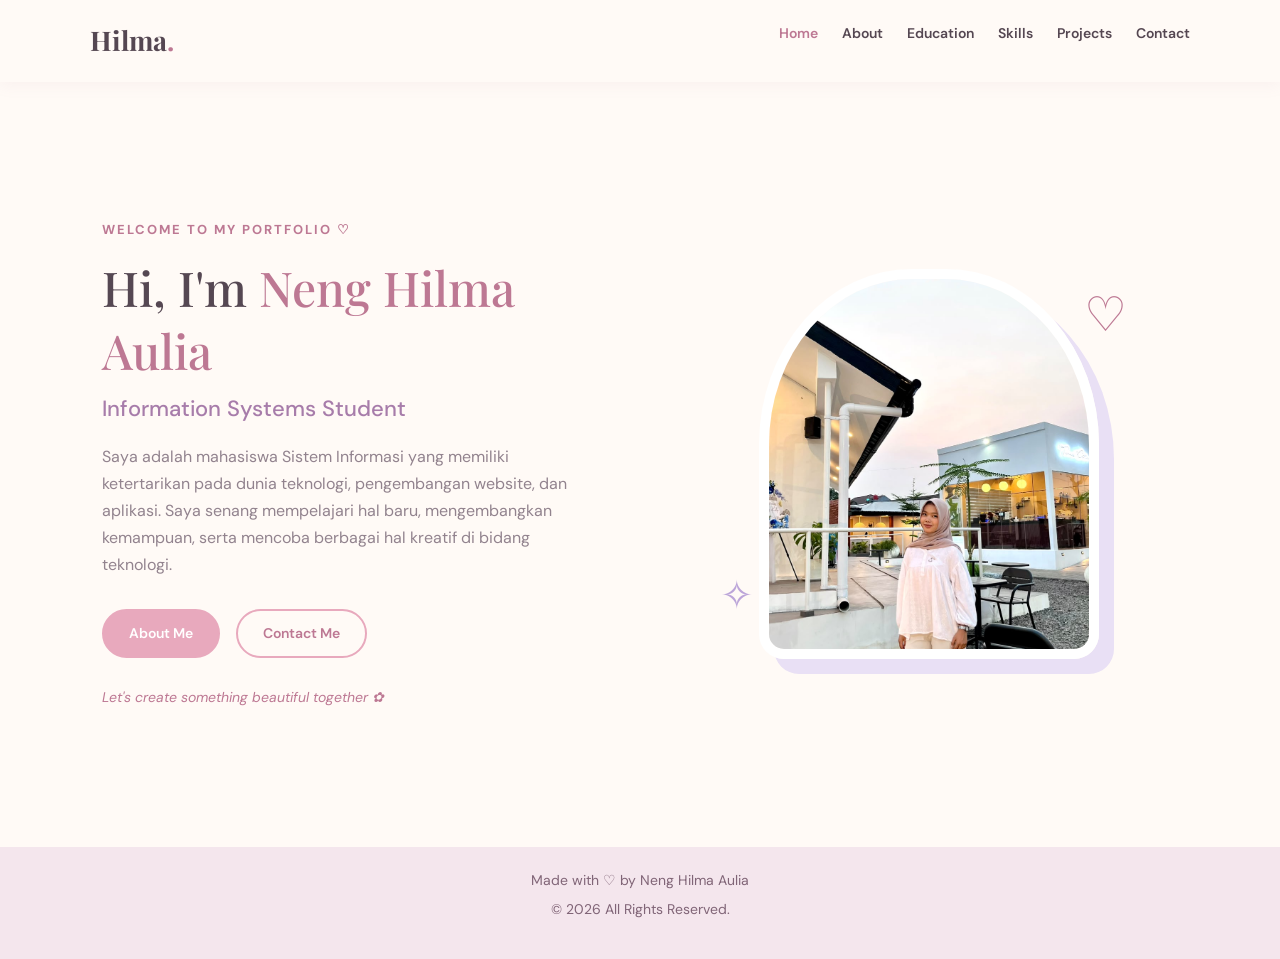
<file: index.html>
<!DOCTYPE html>
<html lang="id">
<head>
    <meta charset="UTF-8">
    <meta name="viewport" content="width=device-width, initial-scale=1.0">

    <title>Home | Neng Hilma Aulia</title>

    <!-- Bootstrap 5.3.3 CSS (Versi Stabil) -->
    <link href="https://cdn.jsdelivr.net/npm/bootstrap@5.3.3/dist/css/bootstrap.min.css" rel="stylesheet">

    <!-- Google Fonts -->
    <link href="https://fonts.googleapis.com/css2?family=DM+Sans:wght@400;500;600;700&family=Playfair+Display:wght@600;700&display=swap" rel="stylesheet">

    <!-- Custom CSS -->
    <link rel="stylesheet" href="css/style.css">

    <!-- JavaScript -->
    <script src="js/script.js" defer></script>
</head>
<body>

    <!-- Navbar -->
    <header>
        <nav class="navbar">
            <a href="index.html" class="logo">Hilma<span>.</span></a>

            <button class="menu-toggle"
                    aria-label="Buka menu"
                    aria-expanded="false">
                ☰
            </button>

            <ul class="nav-links">
                <li><a href="index.html" class="active">Home</a></li>
                <li><a href="about.html">About</a></li>
                <li><a href="education.html">Education</a></li>
                <li><a href="skills.html">Skills</a></li>
                <li><a href="projects.html">Projects</a></li>
                <li><a href="contact.html">Contact</a></li>
            </ul>
        </nav>
    </header>

    <!-- Main Content -->
    <main class="container-fluid">
        <section class="hero row align-items-center">

            <!-- Hero Content -->
            <div class="hero-content col-lg-7 col-md-6">

                <p class="subtitle">WELCOME TO MY PORTFOLIO ♡</p>

                <h1>Hi, I'm <span>Neng Hilma Aulia</span></h1>

                <h2>Information Systems Student</h2>

                <p>
                    Saya adalah mahasiswa Sistem Informasi yang memiliki
                    ketertarikan pada dunia teknologi, pengembangan website,
                    dan aplikasi. Saya senang mempelajari hal baru,
                    mengembangkan kemampuan, serta mencoba berbagai
                    hal kreatif di bidang teknologi.
                </p>

                <div class="hero-buttons d-flex flex-wrap gap-3">
                    <a href="about.html" class="btn">About Me</a>

                    <a href="contact.html" class="btn btn-outline">
                        Contact Me
                    </a>
                </div>

                <div class="social-text">
                    Let's create something beautiful together ✿
                </div>

            </div>

            <!-- Hero Image -->
            <div class="hero-image col-lg-5 col-md-6 text-center">

                <img src="image/profil.jpeg"
                     alt="Foto Neng Hilma Aulia"
                     class="img-fluid">

                <span class="floating-heart">♡</span>
                <span class="floating-star">✧</span>

            </div>

        </section>
    </main>

    <!-- Footer -->
    <footer class="text-center">
        <p>Made with ♡ by Neng Hilma Aulia</p>
        <p>&copy; <span class="year">2026</span> All Rights Reserved.</p>
    </footer>

    <!-- Bootstrap 5.3.3 JavaScript Bundle -->
    <script src="https://cdn.jsdelivr.net/npm/bootstrap@5.3.3/dist/js/bootstrap.bundle.min.js"></script>

</body>
</html>
</file>
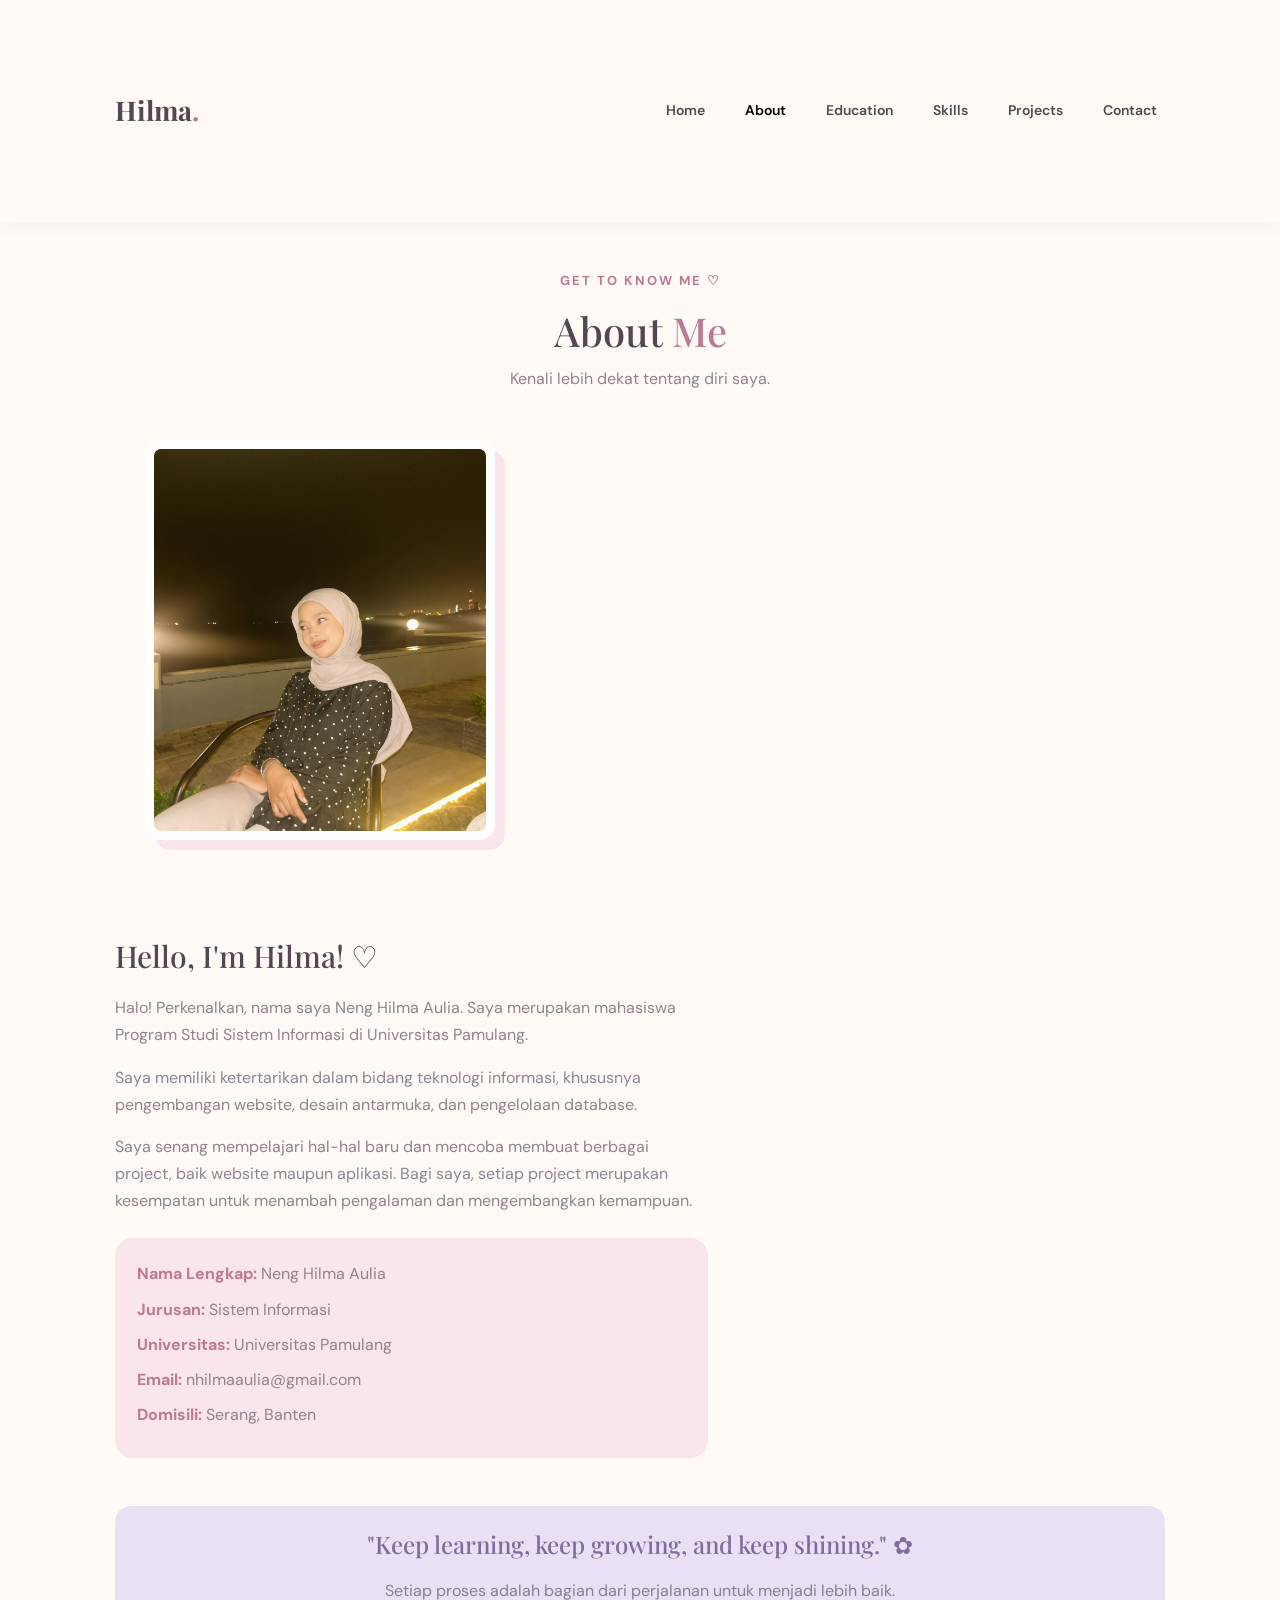
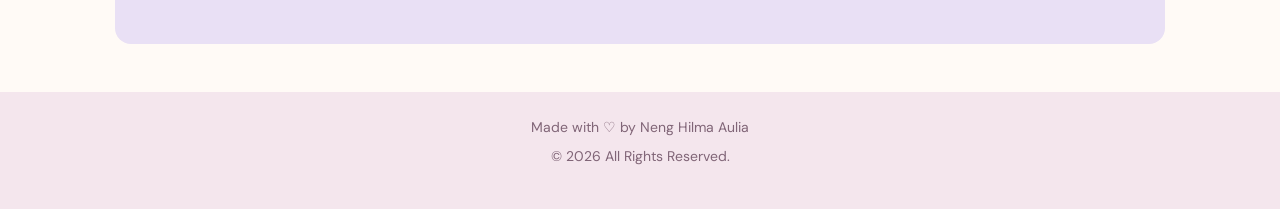
<file: about.html>
<!DOCTYPE html>
<html lang="id">
<head>
    <meta charset="UTF-8">
    <meta name="viewport" content="width=device-width, initial-scale=1.0">

    <title>About Me | Neng Hilma Aulia</title>

    <!-- Bootstrap 5 CSS -->
    <link href="https://cdn.jsdelivr.net/npm/bootstrap@5.3.8/dist/css/bootstrap.min.css"
          rel="stylesheet">

    <!-- Google Fonts -->
    <link href="https://fonts.googleapis.com/css2?family=DM+Sans:wght@400;500;600;700&family=Playfair+Display:wght@500;600;700&display=swap"
          rel="stylesheet">

    <!-- Custom CSS -->
    <link rel="stylesheet" href="css/style.css">

    <!-- Custom JavaScript -->
    <script src="js/script.js" defer></script>
</head>

<body>

<!-- Navbar -->
<header>
    <nav class="navbar navbar-expand-lg">
        <div class="container">

            <a href="index.html" class="logo navbar-brand">
                Hilma<span>.</span>
            </a>

            <button class="navbar-toggler menu-toggle" type="button"
                    data-bs-toggle="collapse"
                    data-bs-target="#navbarMenu"
                    aria-controls="navbarMenu"
                    aria-expanded="false"
                    aria-label="Buka menu">
                <span class="navbar-toggler-icon"></span>
            </button>

            <div class="collapse navbar-collapse" id="navbarMenu">
                <ul class="navbar-nav ms-auto nav-links">
                    <li class="nav-item">
                        <a href="index.html" class="nav-link">Home</a>
                    </li>

                    <li class="nav-item">
                        <a href="about.html" class="nav-link active">About</a>
                    </li>

                    <li class="nav-item">
                        <a href="education.html" class="nav-link">Education</a>
                    </li>

                    <li class="nav-item">
                        <a href="skills.html" class="nav-link">Skills</a>
                    </li>

                    <li class="nav-item">
                        <a href="projects.html" class="nav-link">Projects</a>
                    </li>

                    <li class="nav-item">
                        <a href="contact.html" class="nav-link">Contact</a>
                    </li>
                </ul>
            </div>

        </div>
    </nav>
</header>


<!-- Main Content -->
<main class="container py-5">

    <!-- Page Heading -->
    <section class="page-heading text-center mb-5">

        <p class="subtitle">GET TO KNOW ME ♡</p>

        <h1>About <span>Me</span></h1>

        <p>Kenali lebih dekat tentang diri saya.</p>

    </section>


    <!-- About Section -->
    <section class="row align-items-center g-4 g-lg-5 about-section">

        <!-- About Image -->
        <div class="col-lg-5 col-md-5">

            <div class="about-image text-center">
                <img src="image/about.jpeg"
                     alt="Neng Hilma Aulia"
                     class="img-fluid rounded-4">
            </div>

        </div>


        <!-- About Content -->
        <div class="col-lg-7 col-md-7">

            <div class="about-content">

                <h2>Hello, I'm Hilma! ♡</h2>

                <p>
                    Halo! Perkenalkan, nama saya Neng Hilma Aulia.
                    Saya merupakan mahasiswa Program Studi Sistem
                    Informasi di Universitas Pamulang.
                </p>

                <p>
                    Saya memiliki ketertarikan dalam bidang teknologi
                    informasi, khususnya pengembangan website,
                    desain antarmuka, dan pengelolaan database.
                </p>

                <p>
                    Saya senang mempelajari hal-hal baru dan mencoba
                    membuat berbagai project, baik website maupun
                    aplikasi. Bagi saya, setiap project merupakan
                    kesempatan untuk menambah pengalaman dan
                    mengembangkan kemampuan.
                </p>


                <!-- Personal Information -->
                <div class="info-list mt-4">

                    <p>
                        <strong>Nama Lengkap:</strong>
                        Neng Hilma Aulia
                    </p>

                    <p>
                        <strong>Jurusan:</strong>
                        Sistem Informasi
                    </p>

                    <p>
                        <strong>Universitas:</strong>
                        Universitas Pamulang
                    </p>

                    <p>
                        <strong>Email:</strong>
                        nhilmaaulia@gmail.com
                    </p>

                    <p>
                        <strong>Domisili:</strong>
                        Serang, Banten
                    </p>

                </div>

            </div>

        </div>

    </section>


    <!-- Quote Section -->
    <section class="quote-box card border-0 rounded-4 p-4 text-center mt-5">

        <h2>
            "Keep learning, keep growing, and keep shining." ✿
        </h2>

        <p>
            Setiap proses adalah bagian dari perjalanan
            untuk menjadi lebih baik.
        </p>

    </section>

</main>


<!-- Footer -->
<footer class="text-center py-4">

    <p>Made with ♡ by Neng Hilma Aulia</p>

    <p>
        &copy; <span class="year"></span> All Rights Reserved.
    </p>

</footer>


<!-- Bootstrap 5 JavaScript -->
<script src="https://cdn.jsdelivr.net/npm/bootstrap@5.3.8/dist/js/bootstrap.bundle.min.js"></script>

</body>
</html>
</file>
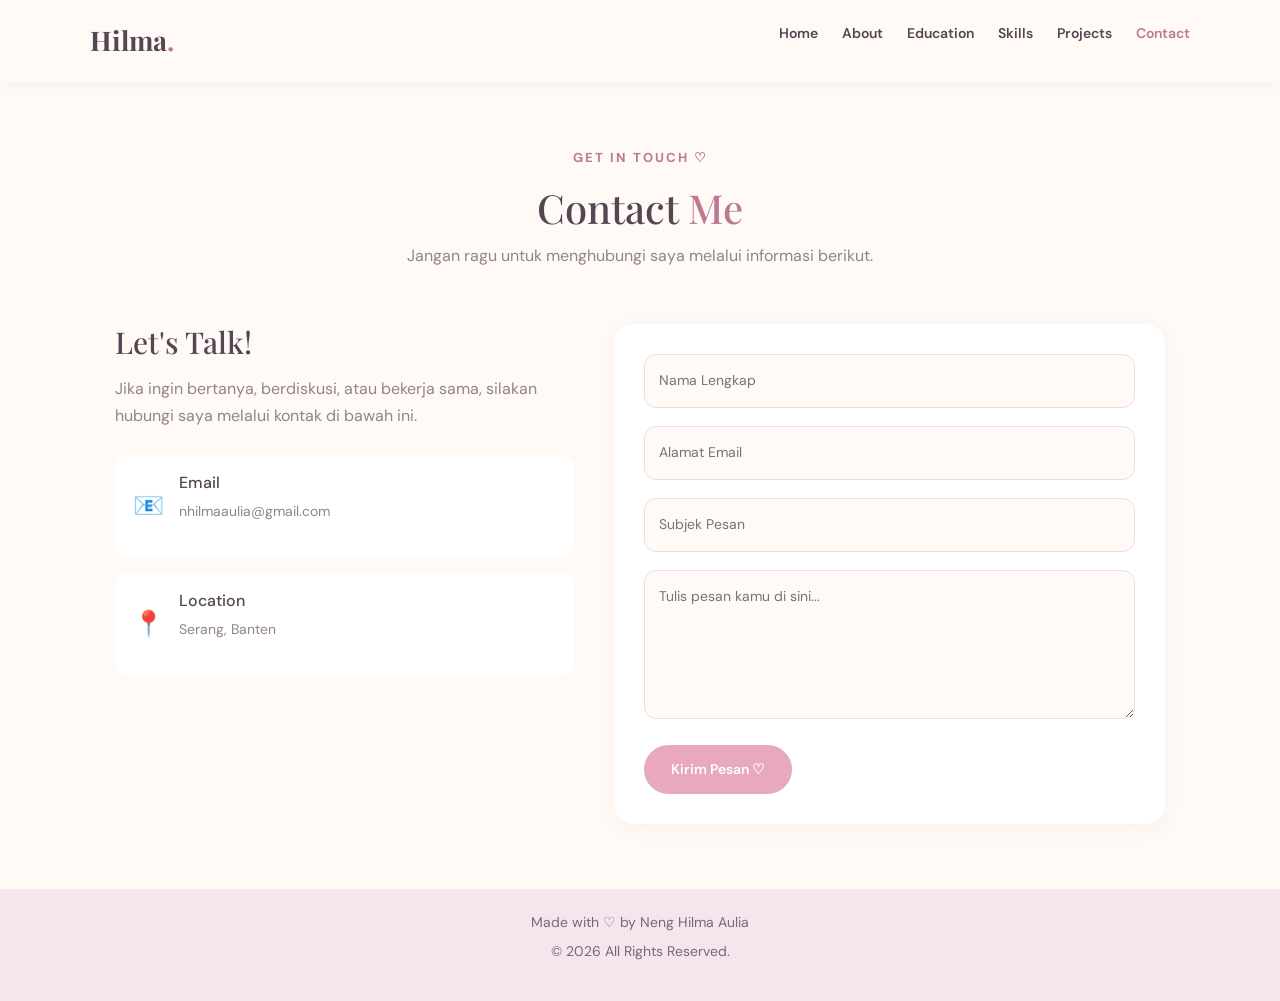
<file: contact.html>
<!DOCTYPE html>
<html lang="id">
<head>
    <meta charset="UTF-8">
    <meta name="viewport" content="width=device-width, initial-scale=1.0">

    <title>Contact | Neng Hilma Aulia</title>

    <!-- Bootstrap 5 -->
    <link href="https://cdn.jsdelivr.net/npm/bootstrap@5.3.8/dist/css/bootstrap.min.css" rel="stylesheet">

    <!-- Custom CSS -->
    <link rel="stylesheet" href="css/style.css">

    <script src="js/script.js" defer></script>
</head>
<body>

<header>
    <nav class="navbar">
        <a href="index.html" class="logo">Hilma<span>.</span></a>

        <button class="menu-toggle"
                aria-label="Buka menu"
                aria-expanded="false">☰</button>

        <ul class="nav-links">
            <li><a href="index.html">Home</a></li>
            <li><a href="about.html">About</a></li>
            <li><a href="education.html">Education</a></li>
            <li><a href="skills.html">Skills</a></li>
            <li><a href="projects.html">Projects</a></li>
            <li><a href="contact.html" class="active">Contact</a></li>
        </ul>
    </nav>
</header>

<main class="container">

    <!-- Page Heading -->
    <section class="page-heading">
        <p class="subtitle">GET IN TOUCH ♡</p>
        <h1>Contact <span>Me</span></h1>
        <p>Jangan ragu untuk menghubungi saya melalui informasi berikut.</p>
    </section>

    <!-- Contact Section -->
    <section class="contact-section">

        <!-- Contact Information -->
        <div class="contact-info">

            <h2>Let's Talk!</h2>

            <p>
                Jika ingin bertanya, berdiskusi, atau bekerja sama,
                silakan hubungi saya melalui kontak di bawah ini.
            </p>

            <div class="contact-item">
                <span>📧</span>
                <div>
                    <h3>Email</h3>
                    <p>nhilmaaulia@gmail.com</p>
                </div>
            </div>

            <div class="contact-item">
                <span>📍</span>
                <div>
                    <h3>Location</h3>
                    <p>Serang, Banten</p>
                </div>
            </div>

        </div>

        <!-- Contact Form -->
        <form class="contact-form" id="contactForm">

            <input
                type="text"
                id="name"
                name="name"
                placeholder="Nama Lengkap"
                required>

            <input
                type="email"
                id="email"
                name="email"
                placeholder="Alamat Email"
                required>

            <input
                type="text"
                id="subject"
                name="subject"
                placeholder="Subjek Pesan"
                required>

            <textarea
                id="message"
                name="message"
                rows="5"
                placeholder="Tulis pesan kamu di sini..."
                required></textarea>

            <button type="submit" class="btn">
                Kirim Pesan ♡
            </button>

        </form>

    </section>

</main>

<footer>
    <p>Made with ♡ by Neng Hilma Aulia</p>
    <p>&copy; <span class="year"></span> All Rights Reserved.</p>
</footer>

<script src="https://cdn.jsdelivr.net/npm/bootstrap@5.3.8/dist/js/bootstrap.bundle.min.js"></script>

</body>
</html>
</file>
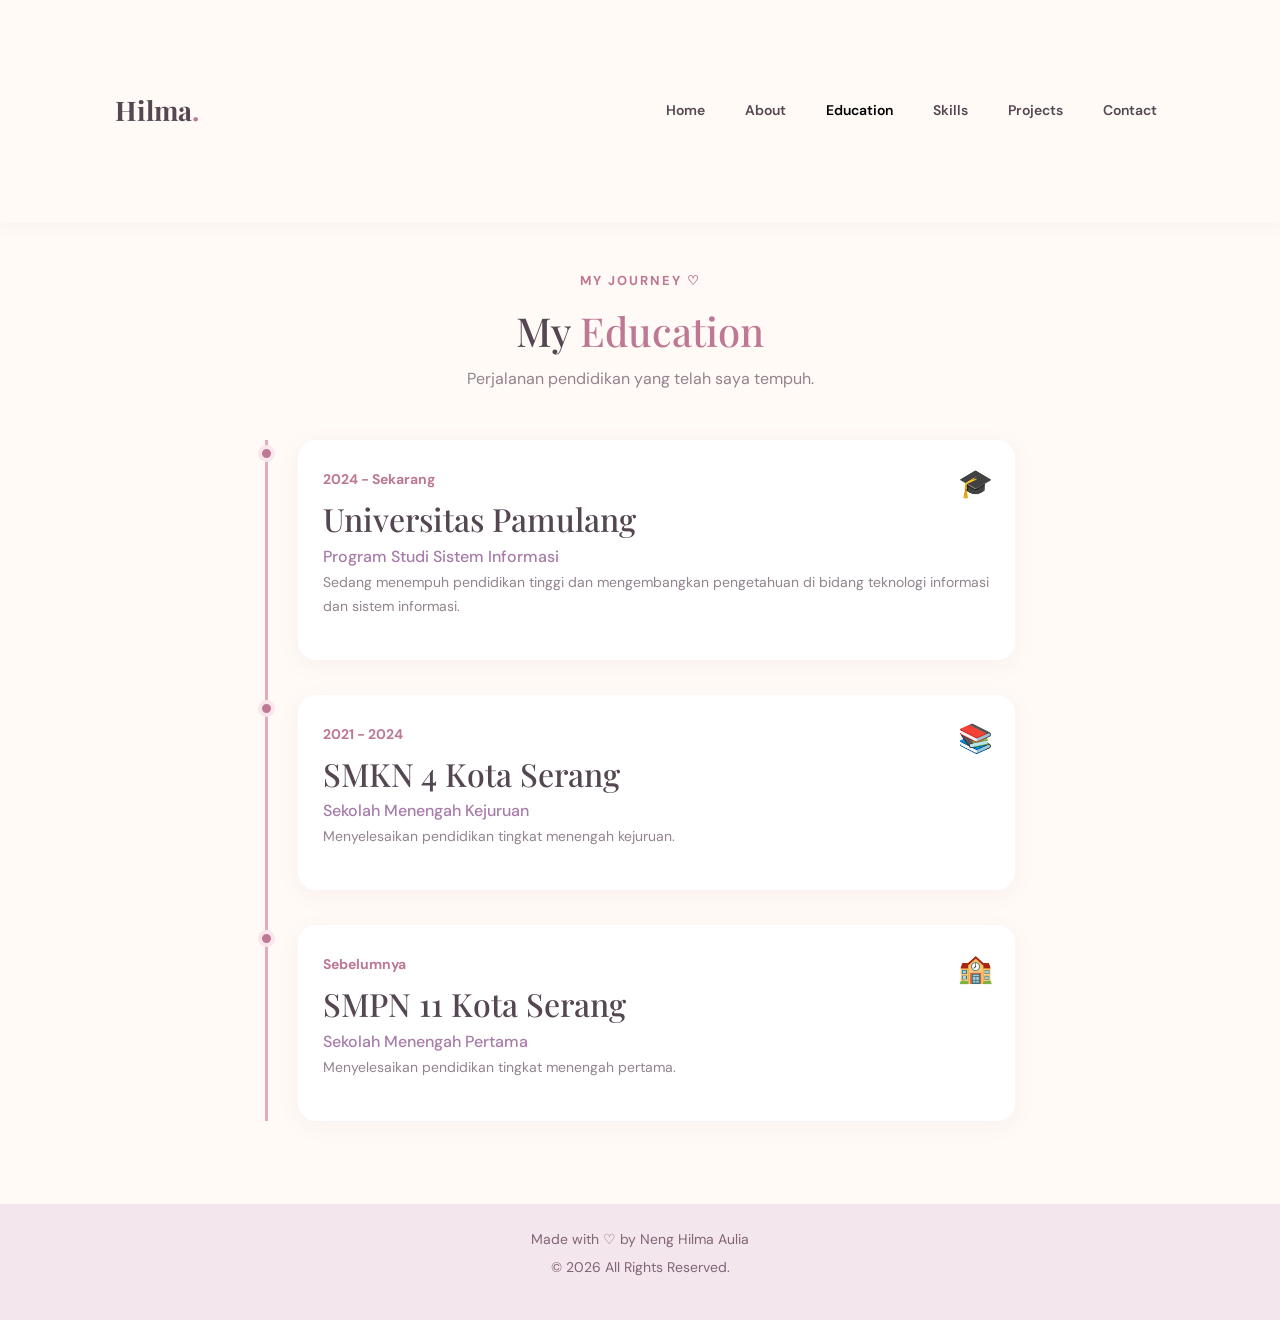
<file: education.html>
<!DOCTYPE html>
<html lang="id">
<head>
    <meta charset="UTF-8">
    <meta name="viewport" content="width=device-width, initial-scale=1.0">

    <title>Education | Neng Hilma Aulia</title>

    <!-- Bootstrap 5 CSS -->
    <link href="https://cdn.jsdelivr.net/npm/bootstrap@5.3.8/dist/css/bootstrap.min.css"
          rel="stylesheet">

    <!-- Google Fonts -->
    <link href="https://fonts.googleapis.com/css2?family=DM+Sans:wght@400;500;600;700&family=Playfair+Display:wght@500;600;700&display=swap"
          rel="stylesheet">

    <!-- Custom CSS -->
    <link rel="stylesheet" href="css/style.css">

    <script src="js/script.js" defer></script>
</head>

<body>

<!-- Navbar -->
<header>
    <nav class="navbar navbar-expand-lg">
        <div class="container">

            <a href="index.html" class="logo navbar-brand">
                Hilma<span>.</span>
            </a>

            <button class="navbar-toggler menu-toggle" type="button"
                    data-bs-toggle="collapse"
                    data-bs-target="#navbarMenu"
                    aria-controls="navbarMenu"
                    aria-expanded="false"
                    aria-label="Buka menu">
                <span class="navbar-toggler-icon"></span>
            </button>

            <div class="collapse navbar-collapse" id="navbarMenu">

                <ul class="navbar-nav ms-auto nav-links">

                    <li class="nav-item">
                        <a href="index.html" class="nav-link">Home</a>
                    </li>

                    <li class="nav-item">
                        <a href="about.html" class="nav-link">About</a>
                    </li>

                    <li class="nav-item">
                        <a href="education.html" class="nav-link active">Education</a>
                    </li>

                    <li class="nav-item">
                        <a href="skills.html" class="nav-link">Skills</a>
                    </li>

                    <li class="nav-item">
                        <a href="projects.html" class="nav-link">Projects</a>
                    </li>

                    <li class="nav-item">
                        <a href="contact.html" class="nav-link">Contact</a>
                    </li>

                </ul>

            </div>
        </div>
    </nav>
</header>


<!-- Main Content -->
<main class="container py-5">

    <!-- Page Heading -->
    <section class="page-heading text-center mb-5">

        <p class="subtitle">MY JOURNEY ♡</p>

        <h1>My <span>Education</span></h1>

        <p>Perjalanan pendidikan yang telah saya tempuh.</p>

    </section>


    <!-- Education Timeline -->
    <section class="timeline">

        <!-- University -->
        <div class="timeline-item">

            <div class="timeline-dot"></div>

            <div class="timeline-content">

                <span class="date">2024 - Sekarang</span>

                <h2>Universitas Pamulang</h2>

                <h3>Program Studi Sistem Informasi</h3>

                <p>
                    Sedang menempuh pendidikan tinggi dan
                    mengembangkan pengetahuan di bidang
                    teknologi informasi dan sistem informasi.
                </p>

                <span class="education-icon">🎓</span>

            </div>
        </div>


        <!-- Vocational High School -->
        <div class="timeline-item">

            <div class="timeline-dot"></div>

            <div class="timeline-content">

                <span class="date">2021 - 2024</span>

                <h2>SMKN 4 Kota Serang</h2>

                <h3>Sekolah Menengah Kejuruan</h3>

                <p>
                    Menyelesaikan pendidikan tingkat menengah
                    kejuruan.
                </p>

                <span class="education-icon">📚</span>

            </div>
        </div>


        <!-- Junior High School -->
        <div class="timeline-item">

            <div class="timeline-dot"></div>

            <div class="timeline-content">

                <span class="date">Sebelumnya</span>

                <h2>SMPN 11 Kota Serang</h2>

                <h3>Sekolah Menengah Pertama</h3>

                <p>
                    Menyelesaikan pendidikan tingkat menengah
                    pertama.
                </p>

                <span class="education-icon">🏫</span>

            </div>
        </div>

    </section>

</main>


<!-- Footer -->
<footer class="text-center py-4">

    <p>Made with ♡ by Neng Hilma Aulia</p>

    <p>
        &copy; <span class="year"></span> All Rights Reserved.
    </p>

</footer>


<!-- Bootstrap 5 JavaScript -->
<script src="https://cdn.jsdelivr.net/npm/bootstrap@5.3.8/dist/js/bootstrap.bundle.min.js"></script>

</body>
</html>
</file>
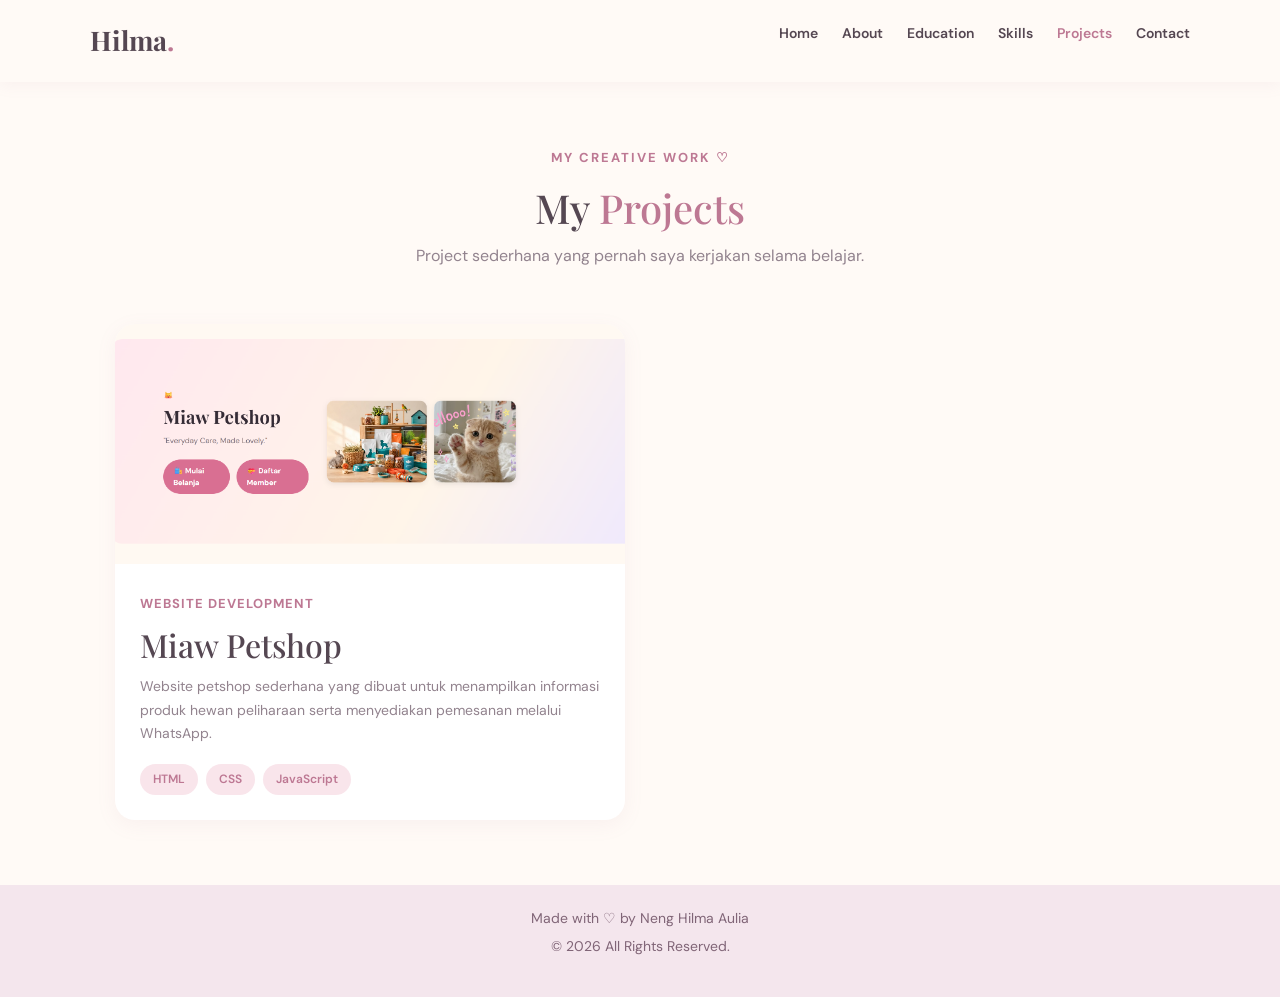
<file: projects.html>
<!DOCTYPE html>
<html lang="id">
<head>
    <meta charset="UTF-8">
    <meta name="viewport" content="width=device-width, initial-scale=1.0">

    <title>Projects | Neng Hilma Aulia</title>

    <!-- Bootstrap 5 -->
    <link href="https://cdn.jsdelivr.net/npm/bootstrap@5.3.8/dist/css/bootstrap.min.css" rel="stylesheet">

    <!-- Custom CSS -->
    <link rel="stylesheet" href="css/style.css">

    <script src="js/script.js" defer></script>
</head>
<body>

<header>
    <nav class="navbar">
        <a href="index.html" class="logo">Hilma<span>.</span></a>

        <button class="menu-toggle"
                aria-label="Buka menu"
                aria-expanded="false">☰</button>

        <ul class="nav-links">
            <li><a href="index.html">Home</a></li>
            <li><a href="about.html">About</a></li>
            <li><a href="education.html">Education</a></li>
            <li><a href="skills.html">Skills</a></li>
            <li><a href="projects.html" class="active">Projects</a></li>
            <li><a href="contact.html">Contact</a></li>
        </ul>
    </nav>
</header>

<main class="container">

    <!-- Page Heading -->
    <section class="page-heading">
        <p class="subtitle">MY CREATIVE WORK ♡</p>
        <h1>My <span>Projects</span></h1>
        <p>Project sederhana yang pernah saya kerjakan selama belajar.</p>
    </section>

    <!-- Project List -->
    <section class="projects-grid">

        <div class="project-card">

            <img src="image/project.png" alt="Miaw Petshop Website">

            <div class="project-info">

                <span class="project-category">WEBSITE DEVELOPMENT</span>

                <h2>Miaw Petshop</h2>

                <p>
                    Website petshop sederhana yang dibuat untuk
                    menampilkan informasi produk hewan peliharaan
                    serta menyediakan pemesanan melalui WhatsApp.
                </p>

                <div class="tech-tags">
                    <span>HTML</span>
                    <span>CSS</span>
                    <span>JavaScript</span>
                </div>

            </div>
        </div>

    </section>

</main>

<footer>
    <p>Made with ♡ by Neng Hilma Aulia</p>
    <p>&copy; <span class="year"></span> All Rights Reserved.</p>
</footer>

<script src="https://cdn.jsdelivr.net/npm/bootstrap@5.3.8/dist/js/bootstrap.bundle.min.js"></script>

</body>
</html>
</file>
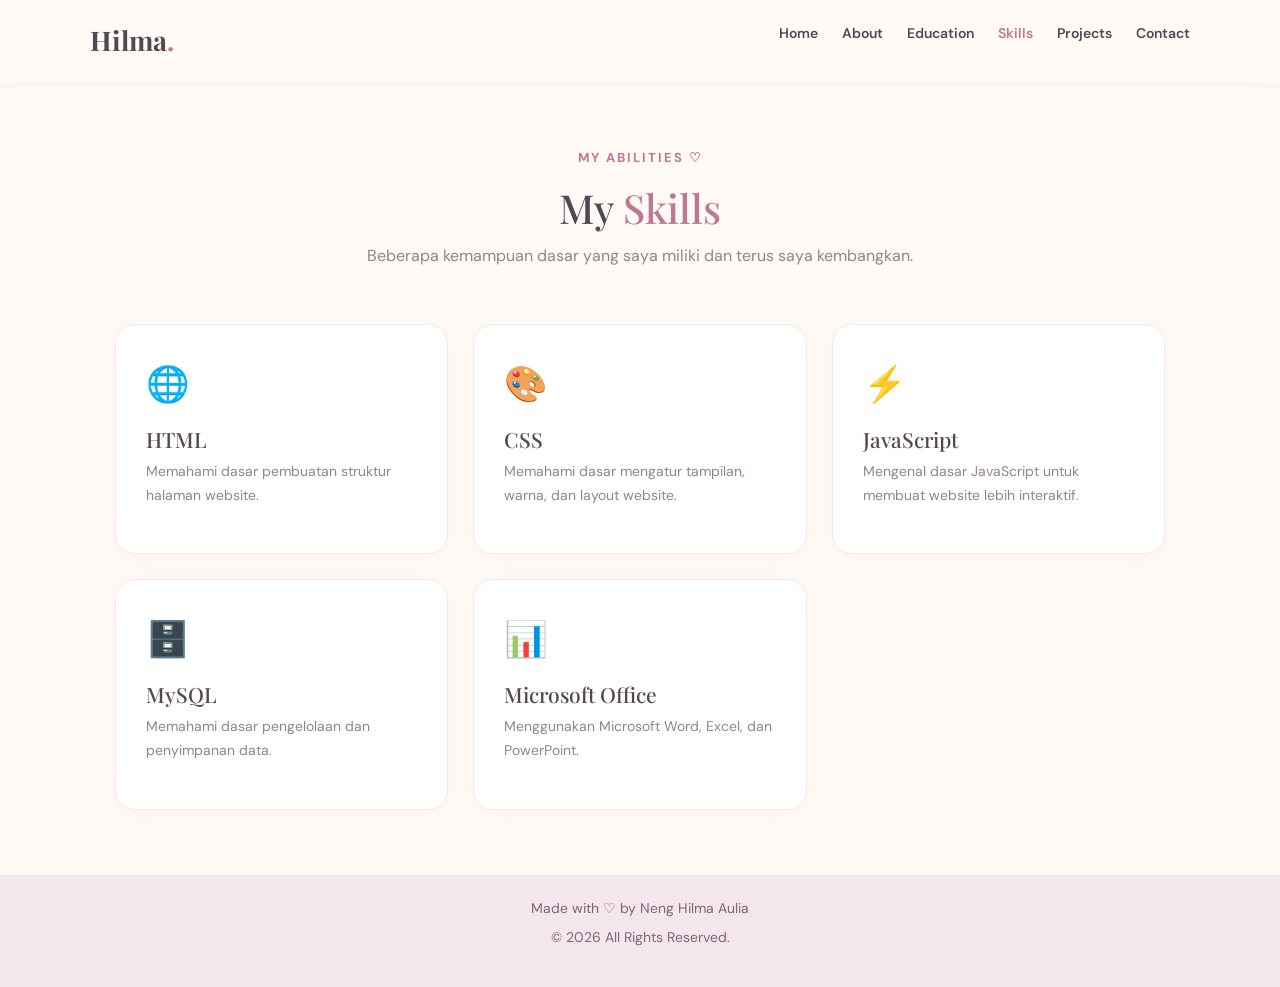
<file: skills.html>
<!DOCTYPE html>
<html lang="id">
<head>
    <meta charset="UTF-8">
    <meta name="viewport" content="width=device-width, initial-scale=1.0">

    <title>Skills | Neng Hilma Aulia</title>

    <!-- Bootstrap 5 -->
    <link href="https://cdn.jsdelivr.net/npm/bootstrap@5.3.8/dist/css/bootstrap.min.css" rel="stylesheet">

    <!-- Custom CSS -->
    <link rel="stylesheet" href="css/style.css">

    <!-- JavaScript -->
    <script src="js/script.js" defer></script>
</head>
<body>

    <!-- Navbar -->
    <header>
        <nav class="navbar">
            <a href="index.html" class="logo">Hilma<span>.</span></a>

            <button class="menu-toggle"
                    aria-label="Buka menu"
                    aria-expanded="false">☰</button>

            <ul class="nav-links">
                <li><a href="index.html">Home</a></li>
                <li><a href="about.html">About</a></li>
                <li><a href="education.html">Education</a></li>
                <li><a href="skills.html" class="active">Skills</a></li>
                <li><a href="projects.html">Projects</a></li>
                <li><a href="contact.html">Contact</a></li>
            </ul>
        </nav>
    </header>

    <!-- Main Content -->
    <main class="container">

        <!-- Heading -->
        <section class="page-heading">
            <p class="subtitle">MY ABILITIES ♡</p>
            <h1>My <span>Skills</span></h1>
            <p>Beberapa kemampuan dasar yang saya miliki dan terus saya kembangkan.</p>
        </section>

        <!-- Skills Grid -->
        <section class="skills-grid">

            <div class="skill-card">
                <div class="skill-icon">🌐</div>
                <h2>HTML</h2>
                <p>Memahami dasar pembuatan struktur halaman website.</p>
            </div>

            <div class="skill-card">
                <div class="skill-icon">🎨</div>
                <h2>CSS</h2>
                <p>Memahami dasar mengatur tampilan, warna, dan layout website.</p>
            </div>

            <div class="skill-card">
                <div class="skill-icon">⚡</div>
                <h2>JavaScript</h2>
                <p>Mengenal dasar JavaScript untuk membuat website lebih interaktif.</p>
            </div>

            <div class="skill-card">
                <div class="skill-icon">🗄️</div>
                <h2>MySQL</h2>
                <p>Memahami dasar pengelolaan dan penyimpanan data.</p>
            </div>

            <div class="skill-card">
                <div class="skill-icon">📊</div>
                <h2>Microsoft Office</h2>
                <p>Menggunakan Microsoft Word, Excel, dan PowerPoint.</p>
            </div>

        </section>

    </main>

    <!-- Footer -->
    <footer>
        <p>Made with ♡ by Neng Hilma Aulia</p>
        <p>&copy; <span class="year"></span> All Rights Reserved.</p>
    </footer>

    <!-- Bootstrap JavaScript -->
    <script src="https://cdn.jsdelivr.net/npm/bootstrap@5.3.8/dist/js/bootstrap.bundle.min.js"></script>

</body>
</html>
</file>
<file: css/style.css>
/* =====================================
   MY PORTFOLIO - NENG HILMA AULIA
   PASTEL FEMININE AESTHETIC
===================================== */

@import url('https://fonts.googleapis.com/css2?family=DM+Sans:wght@400;500;600;700&family=Playfair+Display:wght@500;600;700&display=swap');

/* COLOR PALETTE */

:root {
    --pink: #e8a9bd;
    --pink-light: #f9e5eb;
    --pink-dark: #bd7893;
    --lavender: #e9e0f5;
    --cream: #fffaf6;
    --white: #ffffff;
    --sage: #dce9df;
    --text: #554752;
    --muted: #92838e;
}

/* RESET */

* {
    margin: 0;
    padding: 0;
    box-sizing: border-box;
}

html {
    scroll-behavior: smooth;
}

body {
    font-family: 'DM Sans', sans-serif;
    background: var(--cream);
    color: var(--text);
    line-height: 1.7;
}

/* NAVBAR */

header {
    background: rgba(255, 250, 246, 0.96);
    position: sticky;
    top: 0;
    z-index: 100;
    box-shadow: 0 3px 15px rgba(180, 130, 150, 0.08);
}

.navbar {
    max-width: 1150px;
    margin: auto;
    padding: 18px 25px;
    display: flex;
    justify-content: space-between;
    align-items: center;
}

.logo {
    font-family: 'Playfair Display', serif;
    font-size: 27px;
    font-weight: 700;
    color: var(--text);
    text-decoration: none;
}

.logo span,
h1 span {
    color: var(--pink-dark);
}

.nav-links {
    display: flex;
    list-style: none;
    gap: 24px;
}

.nav-links a {
    text-decoration: none;
    color: var(--text);
    font-size: 14px;
    font-weight: 600;
    transition: 0.3s;
}

.nav-links a:hover,
.nav-links a.active {
    color: var(--pink-dark);
}

.menu-toggle {
    display: none;
    border: none;
    background: none;
    color: var(--pink-dark);
    font-size: 27px;
    cursor: pointer;
}

/* HOME */

.hero {
    max-width: 1150px;
    min-height: 85vh;
    margin: auto;
    padding: 70px 25px;
    display: flex;
    align-items: center;
    justify-content: space-between;
    gap: 55px;
}

.hero-content {
    flex: 1;
}

.subtitle {
    color: var(--pink-dark);
    font-weight: 700;
    font-size: 13px;
    letter-spacing: 2px;
    margin-bottom: 15px;
}

.hero h1 {
    font-family: 'Playfair Display', serif;
    font-size: 48px;
    line-height: 1.3;
    margin-bottom: 15px;
}

.hero h2 {
    font-size: 22px;
    color: #a77caa;
    margin-bottom: 20px;
}

.hero-content > p:not(.subtitle) {
    color: var(--muted);
    max-width: 550px;
}

.hero-image {
    flex: 1;
    display: flex;
    justify-content: center;
    position: relative;
}

.hero-image img {
    width: 340px;
    height: 390px;
    object-fit: cover;
    border: 10px solid white;
    border-radius: 45% 45% 25px 25px;
    box-shadow: 15px 15px 0 var(--lavender);
}

.floating-heart {
    position: absolute;
    top: 5px;
    right: 12%;
    color: var(--pink-dark);
    font-size: 48px;
}

.floating-star {
    position: absolute;
    bottom: 30px;
    left: 10%;
    color: #bca5d9;
    font-size: 40px;
}

.social-text {
    margin-top: 28px;
    color: var(--pink-dark);
    font-size: 14px;
    font-style: italic;
}

/* BUTTON */

.hero-buttons {
    display: flex;
    gap: 15px;
    margin-top: 30px;
}

.btn {
    display: inline-block;
    padding: 12px 25px;
    background: var(--pink);
    color: white;
    text-decoration: none;
    border: 2px solid var(--pink);
    border-radius: 30px;
    font-weight: 600;
    cursor: pointer;
    font-family: inherit;
    font-size: 14px;
    transition: 0.3s;
}

.btn:hover {
    background: var(--pink-dark);
    border-color: var(--pink-dark);
    transform: translateY(-3px);
}

.btn-outline {
    background: transparent;
    color: var(--pink-dark);
}

/* GENERAL PAGE */

.container {
    max-width: 1100px;
    margin: auto;
    padding: 65px 25px;
}

.page-heading {
    text-align: center;
    margin-bottom: 55px;
}

.page-heading h1 {
    font-family: 'Playfair Display', serif;
    font-size: 40px;
    margin-bottom: 10px;
}

.page-heading p:last-child {
    color: var(--muted);
}

/* ABOUT */

.about-section {
    display: flex;
    align-items: center;
    gap: 50px;
}

.about-image {
    flex: 1;
}

.about-image img {
    width: 100%;
    max-width: 350px;
    height: 400px;
    object-fit: cover;
    border: 9px solid white;
    border-radius: 25px;
    box-shadow: 10px 10px 0 var(--pink-light);
}

.about-content {
    flex: 1.3;
}

.about-content h2 {
    font-family: 'Playfair Display', serif;
    font-size: 30px;
    margin-bottom: 20px;
}

.about-content p {
    color: var(--muted);
    margin-bottom: 15px;
}

.info-list {
    margin-top: 20px;
    padding: 22px;
    background: var(--pink-light);
    border-radius: 18px;
}

.info-list p {
    margin-bottom: 8px;
}

.info-list strong {
    color: var(--pink-dark);
}

.quote-box {
    margin-top: 60px;
    padding: 35px;
    text-align: center;
    background: var(--lavender);
    border-radius: 22px;
}

.quote-box h2 {
    font-family: 'Playfair Display', serif;
    font-size: 24px;
    color: #806b9c;
}

.quote-box p {
    color: #897c96;
    margin-top: 10px;
}

/* EDUCATION */

.timeline {
    max-width: 750px;
    margin: auto;
    border-left: 3px solid var(--pink);
    padding-left: 30px;
}

.timeline-item {
    position: relative;
    margin-bottom: 35px;
}

.timeline-dot {
    width: 17px;
    height: 17px;
    background: var(--pink-dark);
    border: 4px solid var(--pink-light);
    border-radius: 50%;
    position: absolute;
    left: -40px;
    top: 5px;
}

.timeline-content {
    background: white;
    padding: 25px;
    border-radius: 18px;
    box-shadow: 0 5px 20px rgba(180, 130, 150, 0.08);
    position: relative;
}

.date {
    color: var(--pink-dark);
    font-weight: bold;
    font-size: 14px;
}

.timeline-content h2 {
    margin-top: 8px;
    font-family: 'Playfair Display', serif;
}

.timeline-content h3 {
    color: #a77caa;
    font-size: 16px;
    margin: 5px 0;
}

.timeline-content p {
    color: var(--muted);
    font-size: 14px;
}

.education-icon {
    position: absolute;
    top: 20px;
    right: 22px;
    font-size: 28px;
}

/* SKILLS */

.skills-grid {
    display: grid;
    grid-template-columns: repeat(3, 1fr);
    gap: 25px;
}

.skill-card {
    background: white;
    padding: 30px;
    border-radius: 20px;
    border: 1px solid #f5e7eb;
    box-shadow: 0 5px 20px rgba(180, 130, 150, 0.06);
    transition: 0.3s;
}

.skill-card:hover,
.project-card:hover {
    transform: translateY(-7px);
    box-shadow: 0 12px 25px rgba(180, 130, 150, 0.12);
}

.skill-icon {
    font-size: 35px;
    margin-bottom: 12px;
}

.skill-card h2 {
    font-family: 'Playfair Display', serif;
    font-size: 21px;
    margin-bottom: 8px;
}

.skill-card p {
    font-size: 14px;
    color: var(--muted);
}

/* PROJECTS */

.projects-grid {
    display: grid;
    grid-template-columns: repeat(2, 1fr);
    gap: 30px;
}

.project-card {
    background: white;
    border-radius: 20px;
    overflow: hidden;
    box-shadow: 0 5px 20px rgba(180, 130, 150, 0.08);
    transition: 0.3s;
}

.project-card img {
    width: 100%;
    height: 240px;
    object-fit: cover;
}

.project-info {
    padding: 25px;
}

.project-category {
    color: var(--pink-dark);
    font-size: 13px;
    font-weight: bold;
    letter-spacing: 1px;
}

.project-info h2 {
    font-family: 'Playfair Display', serif;
    margin: 10px 0;
}

.project-info p {
    color: var(--muted);
    font-size: 14px;
}

.tech-tags {
    display: flex;
    flex-wrap: wrap;
    gap: 8px;
    margin-top: 18px;
}

.tech-tags span {
    background: var(--pink-light);
    color: var(--pink-dark);
    padding: 5px 13px;
    font-size: 12px;
    font-weight: 600;
    border-radius: 20px;
}

/* CONTACT */

.contact-section {
    display: grid;
    grid-template-columns: 1fr 1.2fr;
    gap: 40px;
}

.contact-info h2 {
    font-family: 'Playfair Display', serif;
    font-size: 30px;
    margin-bottom: 15px;
}

.contact-info > p {
    color: var(--muted);
    margin-bottom: 25px;
}

.contact-item {
    display: flex;
    gap: 15px;
    align-items: center;
    background: white;
    padding: 18px;
    margin-bottom: 15px;
    border-radius: 15px;
}

.contact-item span {
    font-size: 25px;
}

.contact-item h3 {
    font-size: 16px;
}

.contact-item p {
    color: var(--muted);
    font-size: 14px;
}

.contact-form {
    background: white;
    padding: 30px;
    border-radius: 20px;
    box-shadow: 0 5px 20px rgba(180, 130, 150, 0.08);
}

.contact-form input,
.contact-form textarea {
    width: 100%;
    padding: 14px;
    margin-bottom: 18px;
    border: 1px solid #f0dce5;
    border-radius: 12px;
    font-family: inherit;
    font-size: 14px;
    outline: none;
    background: var(--cream);
    color: var(--text);
}

.contact-form input:focus,
.contact-form textarea:focus {
    border-color: var(--pink);
    box-shadow: 0 0 0 3px var(--pink-light);
}

.contact-form textarea {
    resize: vertical;
}

/* FOOTER */

footer {
    background: #f4e6ed;
    color: #806577;
    text-align: center;
    padding: 22px;
    font-size: 14px;
}

footer p:first-child {
    margin-bottom: 5px;
}

/* RESPONSIVE TABLET */

@media (max-width: 850px) {

    .menu-toggle {
        display: block;
    }

    .nav-links {
        display: none;
        position: absolute;
        top: 65px;
        left: 0;
        width: 100%;
        background: var(--cream);
        flex-direction: column;
        gap: 0;
        padding: 10px 25px;
        box-shadow: 0 5px 15px rgba(0,0,0,0.05);
    }

    .nav-links.show {
        display: flex;
    }

    .nav-links a {
        display: block;
        padding: 12px 0;
    }

    .hero {
        flex-direction: column-reverse;
        text-align: center;
    }

    .hero-content > p:not(.subtitle) {
        margin: auto;
    }

    .hero-buttons {
        justify-content: center;
    }

    .about-section {
        flex-direction: column;
    }

    .skills-grid {
        grid-template-columns: repeat(2, 1fr);
    }

}

/* RESPONSIVE MOBILE */

@media (max-width: 600px) {

    .navbar {
        padding: 15px 20px;
    }

    .hero {
        padding: 45px 20px;
    }

    .hero h1 {
        font-size: 35px;
    }

    .hero h2 {
        font-size: 19px;
    }

    .hero-image img {
        width: 260px;
        height: 300px;
    }

    .hero-buttons {
        flex-direction: column;
    }

    .hero-buttons .btn {
        text-align: center;
    }

    .container {
        padding: 45px 20px;
    }

    .page-heading h1 {
        font-size: 32px;
    }

    .skills-grid,
    .projects-grid,
    .contact-section {
        grid-template-columns: 1fr;
    }

    .about-image img {
        height: 330px;
    }

    .quote-box {
        padding: 25px 18px;
    }

    .quote-box h2 {
        font-size: 20px;
    }

}
</file>
